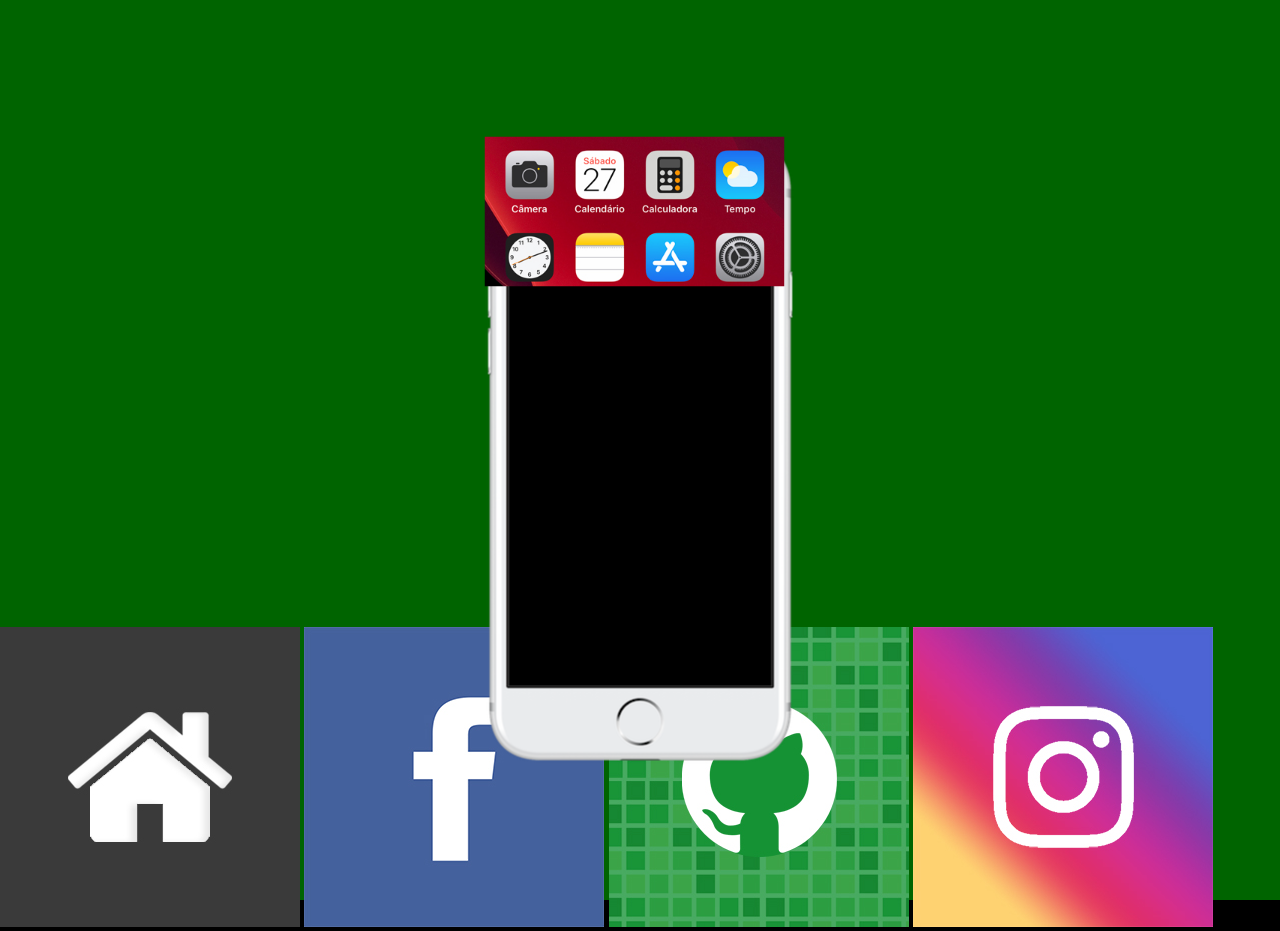
<file: index.html>
<!DOCTYPE html>
<html lang="pt-br">
<head>
    <meta charset="UTF-8">
    <meta name="viewport" content="width=device-width, initial-scale=1.0">
    <link rel="stylesheet" href="./imagens/favicon.ico">
    <link rel="stylesheet" href="./estilos/style.css">
    <title>Redes Sociais</title>
</head>
<body>
    <main>
        <section id="telefone">
            <iframe src="home.html" frameborder="0" name="tela" id="tela">Seu navegador não é compatível com esse recurso </iframe>
        </section>

        <section id="redes-sociais">
            <a href="home.html" target=tela><img src="imagens/logo-home.jpg" alt="logo-home"></a>
            <a href="facebook.html" target="tela"><img src="imagens/logo-facebook.jpg" alt="logo-facebook"></a>
            <a href="github.html" target="tela"><img src="imagens/logo-github.jpg" alt="logo-github"></a>
            <a href="instagram.html" target="tela"><img src="imagens/logo-instagram.jpg" alt="logo-instagram"></a>
        </section>
    </main>
    
</body>
</html>
</file>
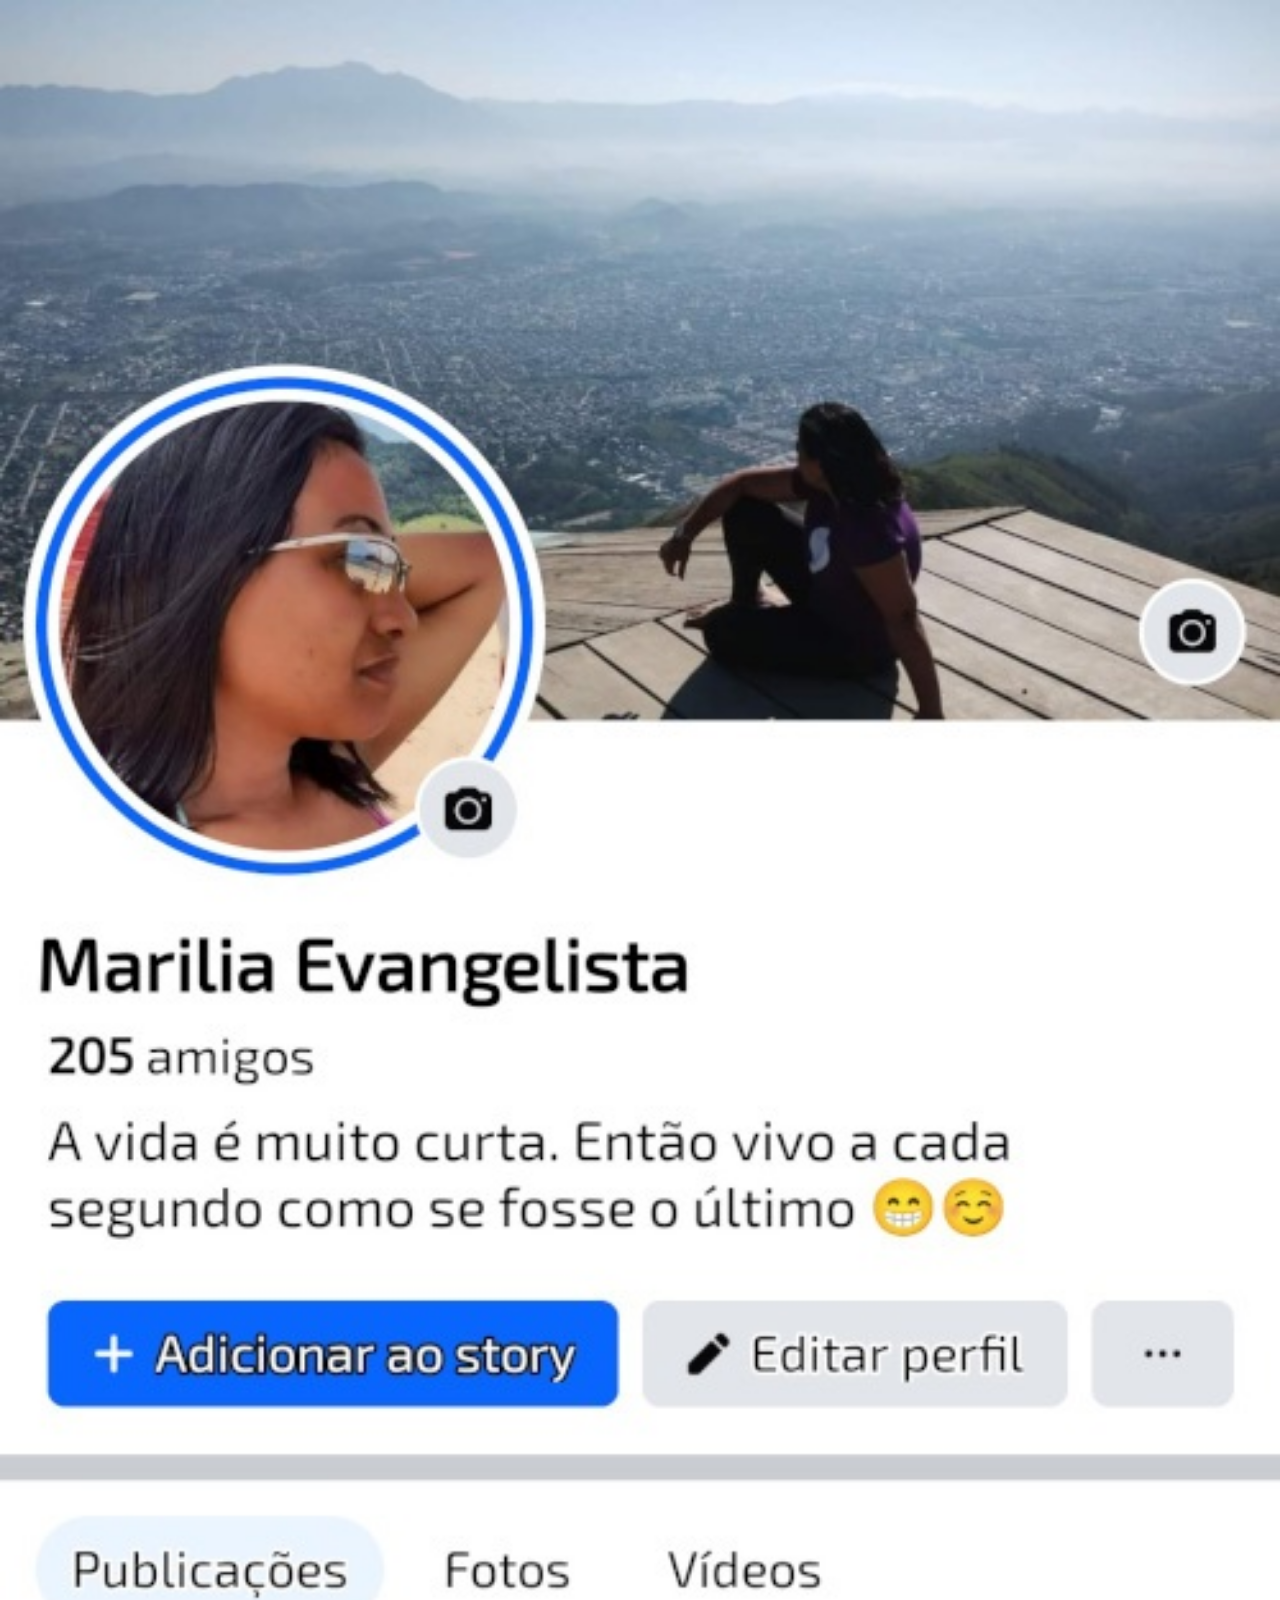
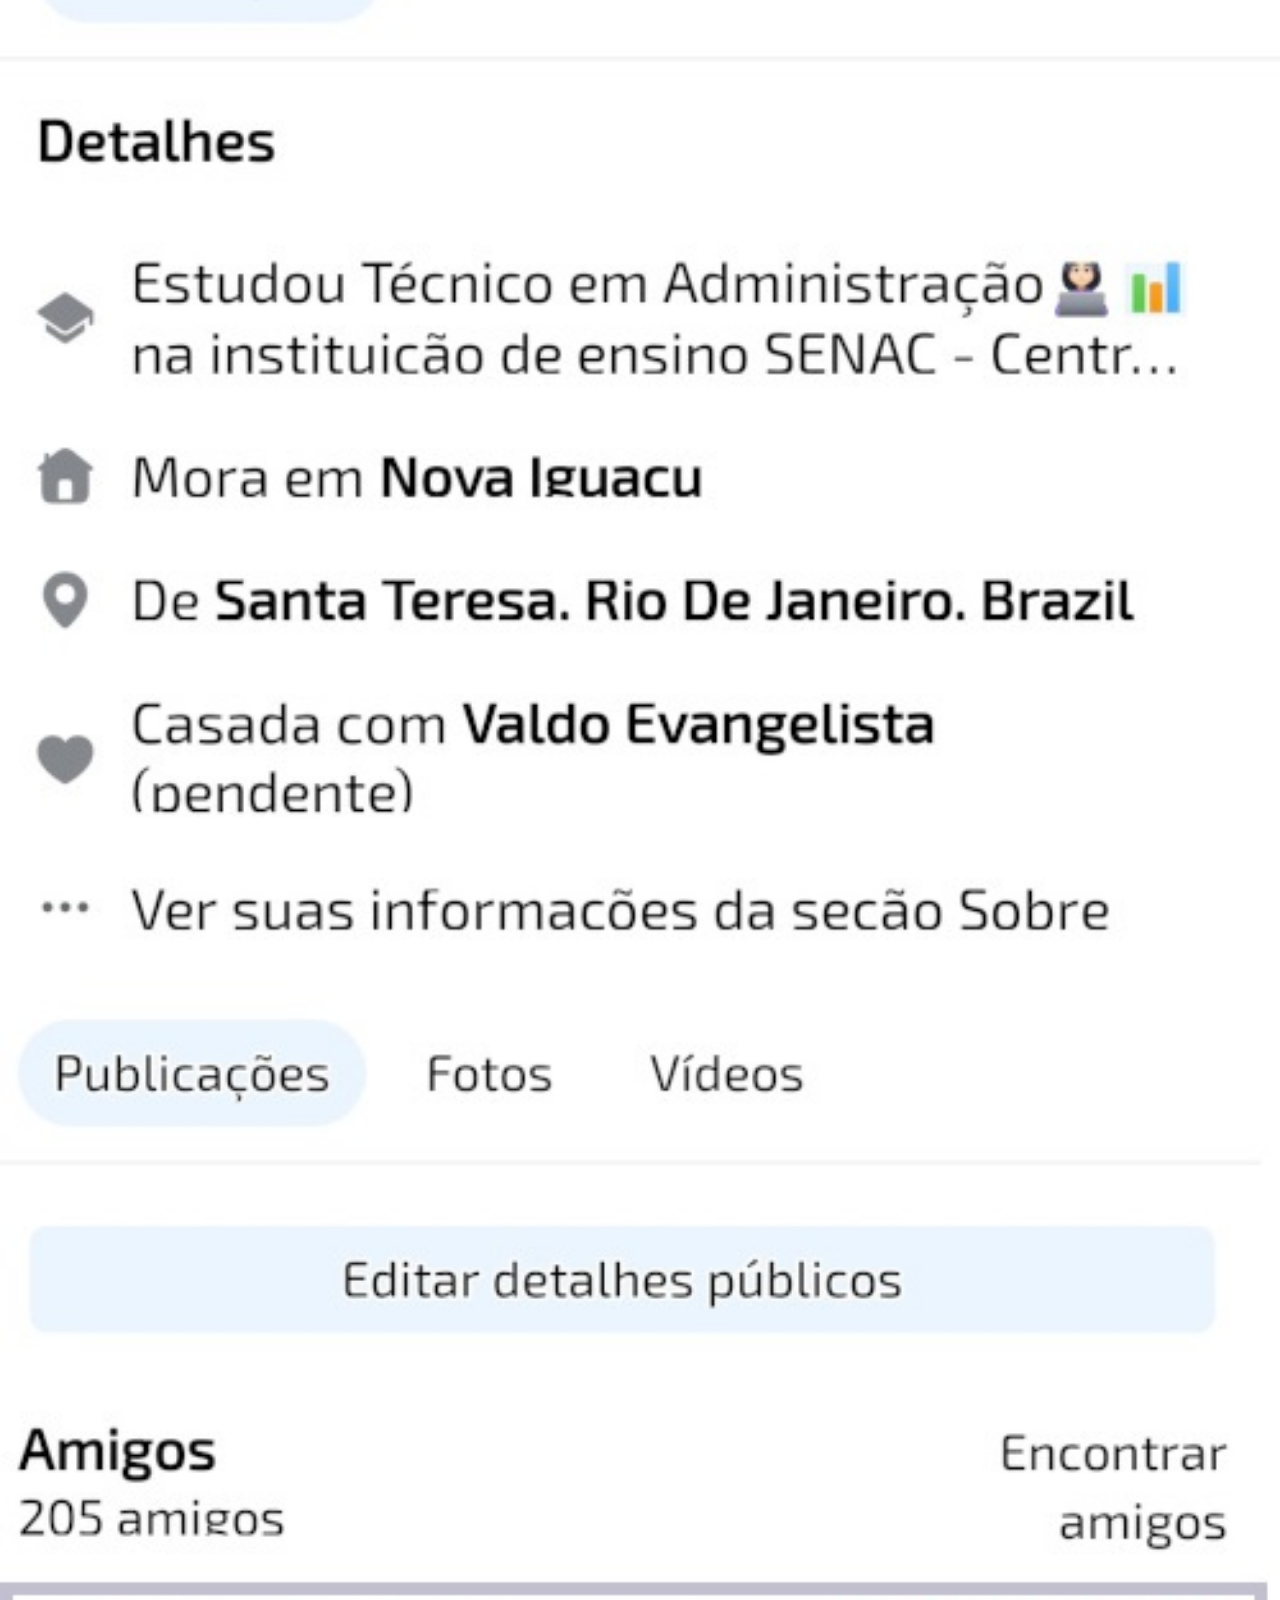
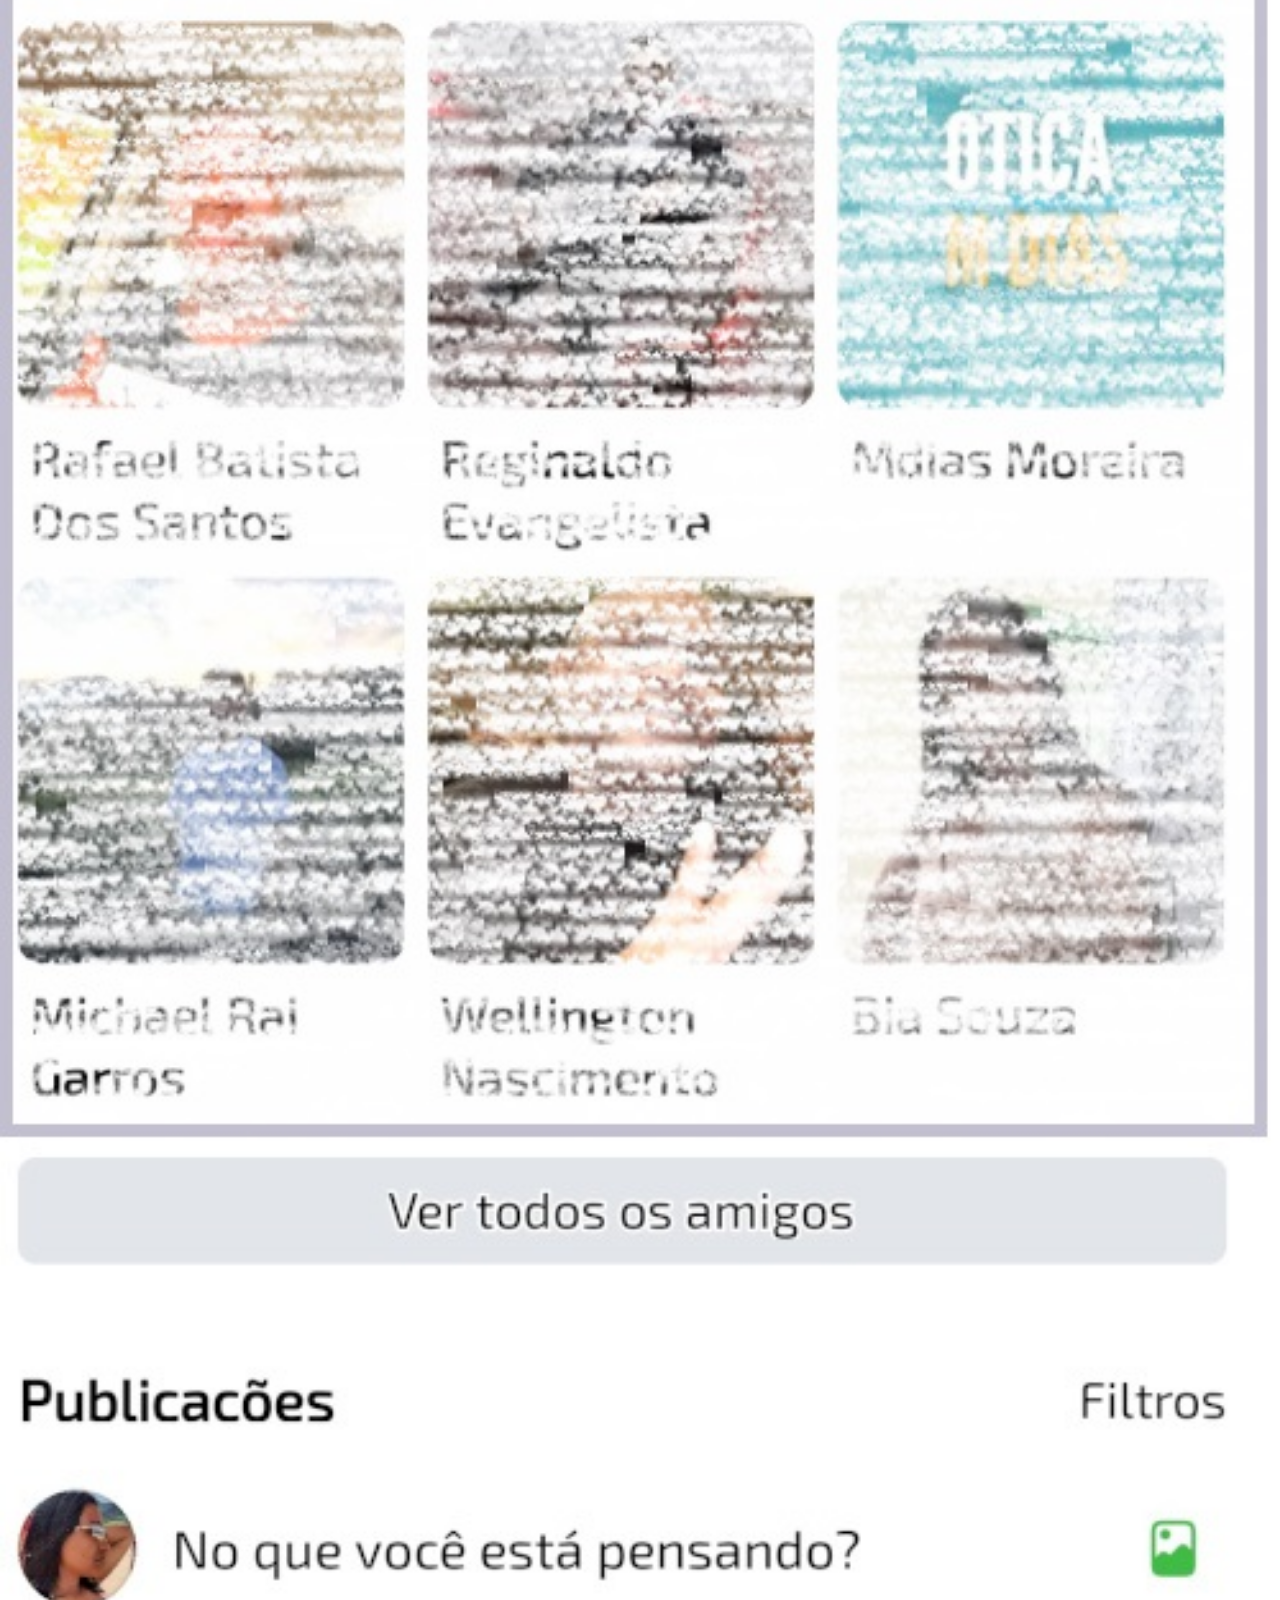
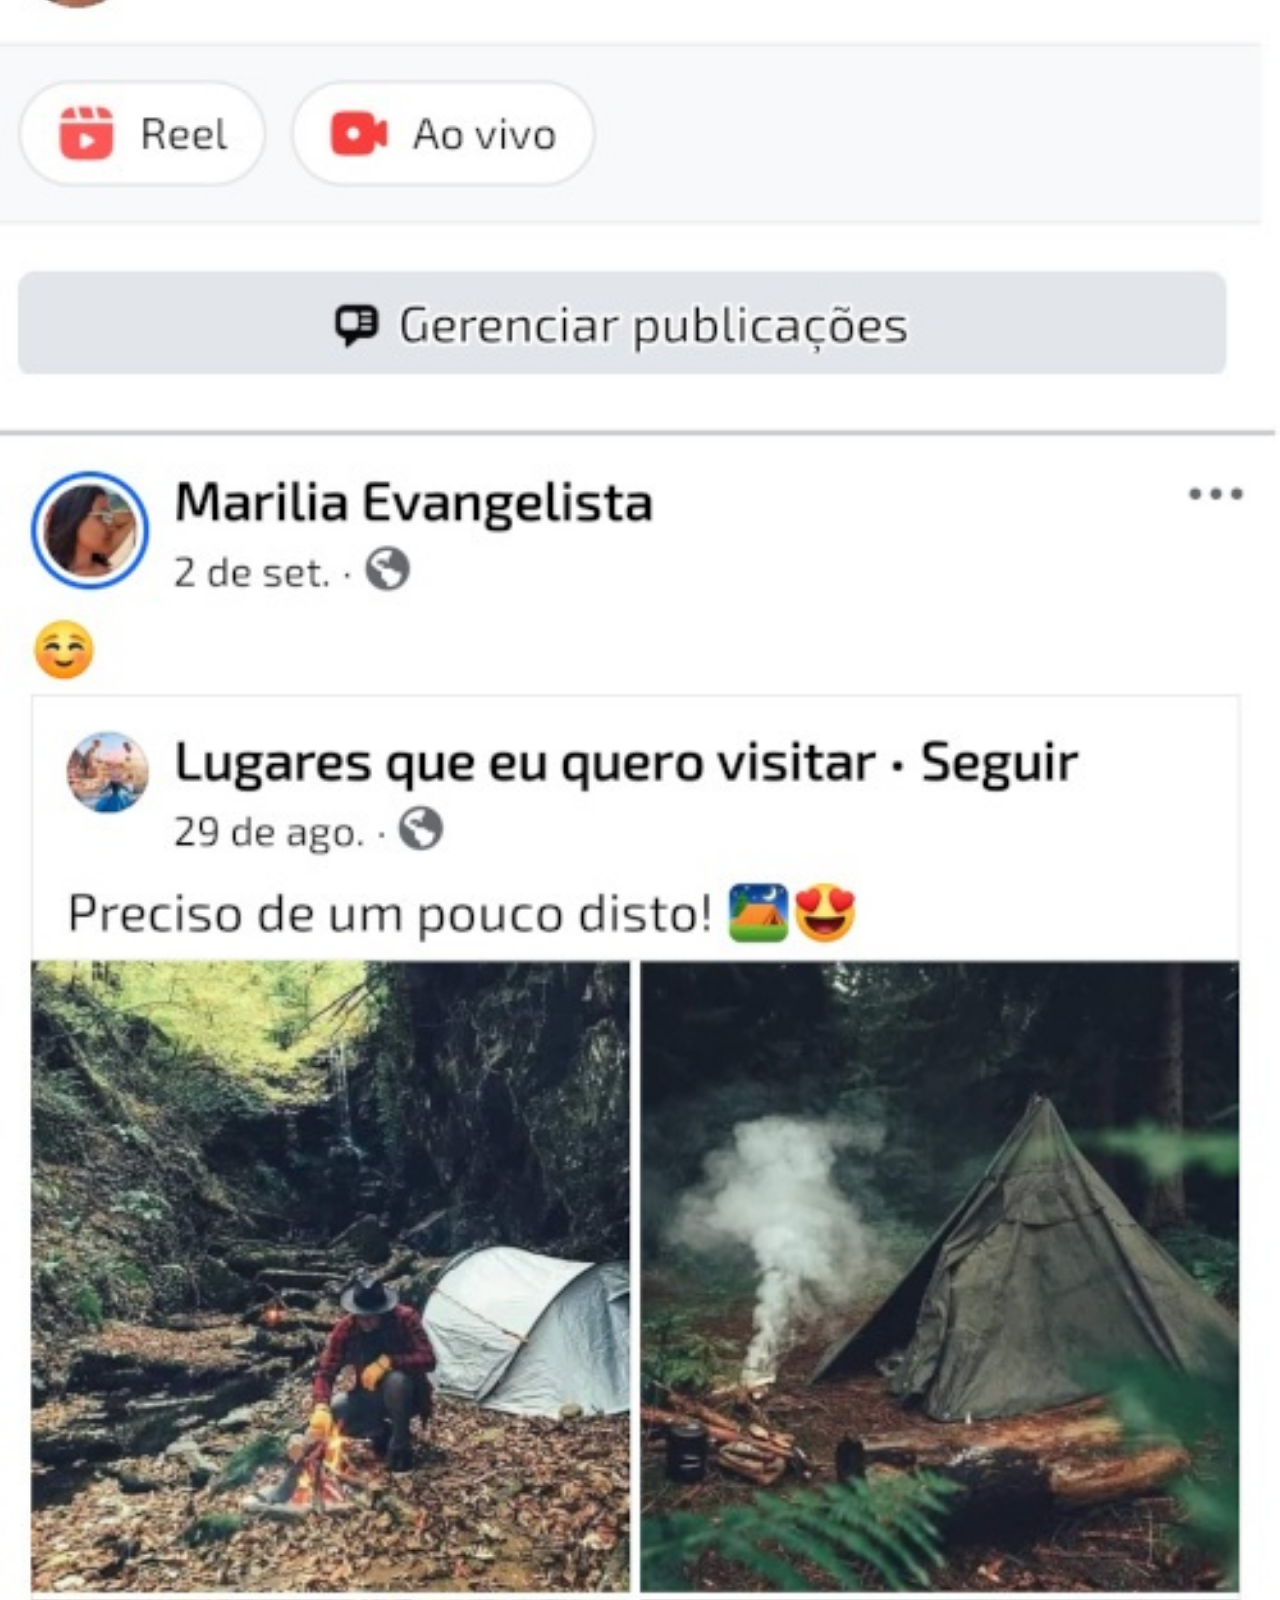
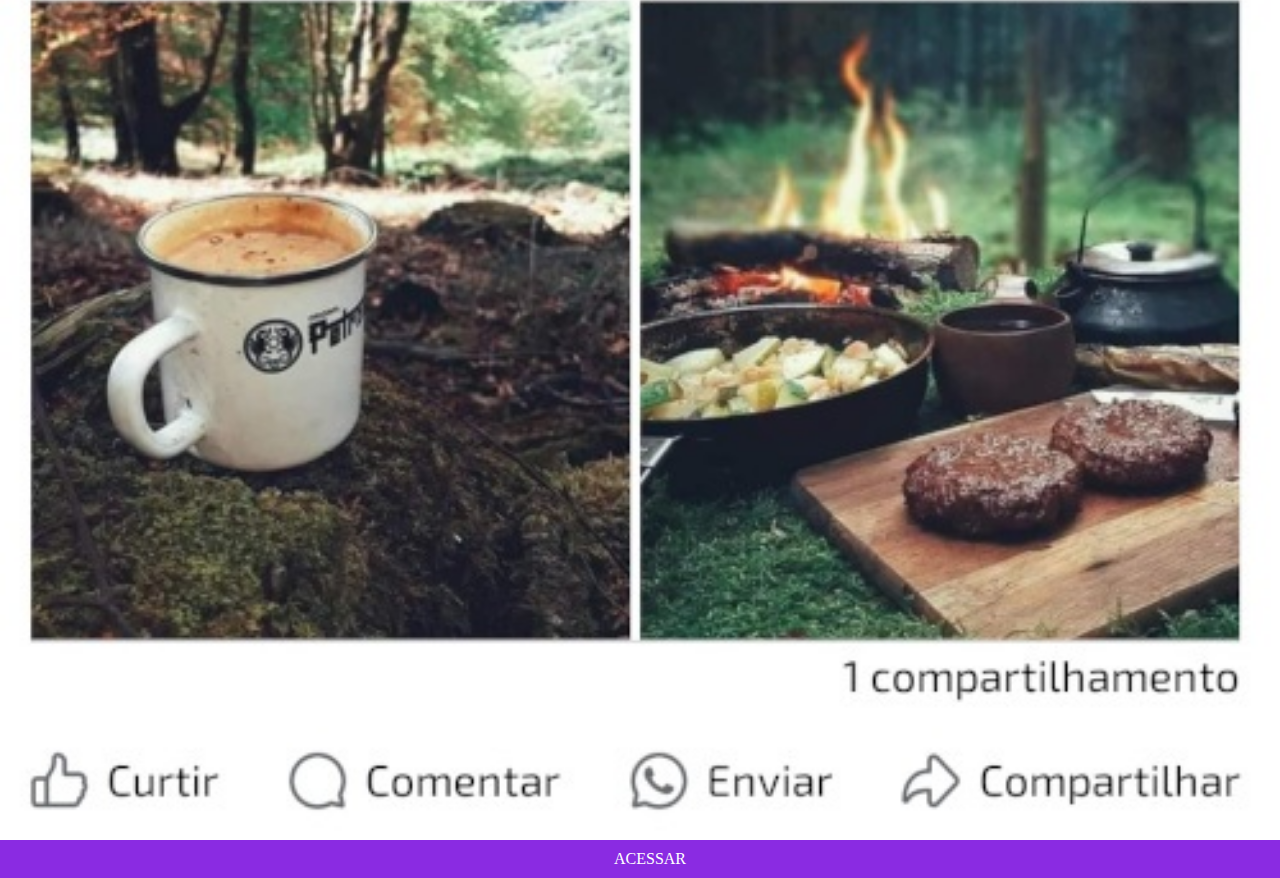
<file: facebook.html>
<!DOCTYPE html>
<html lang="pt-br">
<head>
    <meta charset="UTF-8">
    <meta name="viewport" content="width=device-width, initial-scale=1.0">
    <title>Tela do Facebook</title>
    <link rel="stylesheet" href="./estilos/sociais.css">
</head>
<body>
    <img src="imagens/tela-facebook.jpg.jpg " alt="tela do facebook"><a href="https://www.facebook.com/profile.php?id=100090623363107" target="_blank">ACESSAR</a>
</body>
</html>
</file>
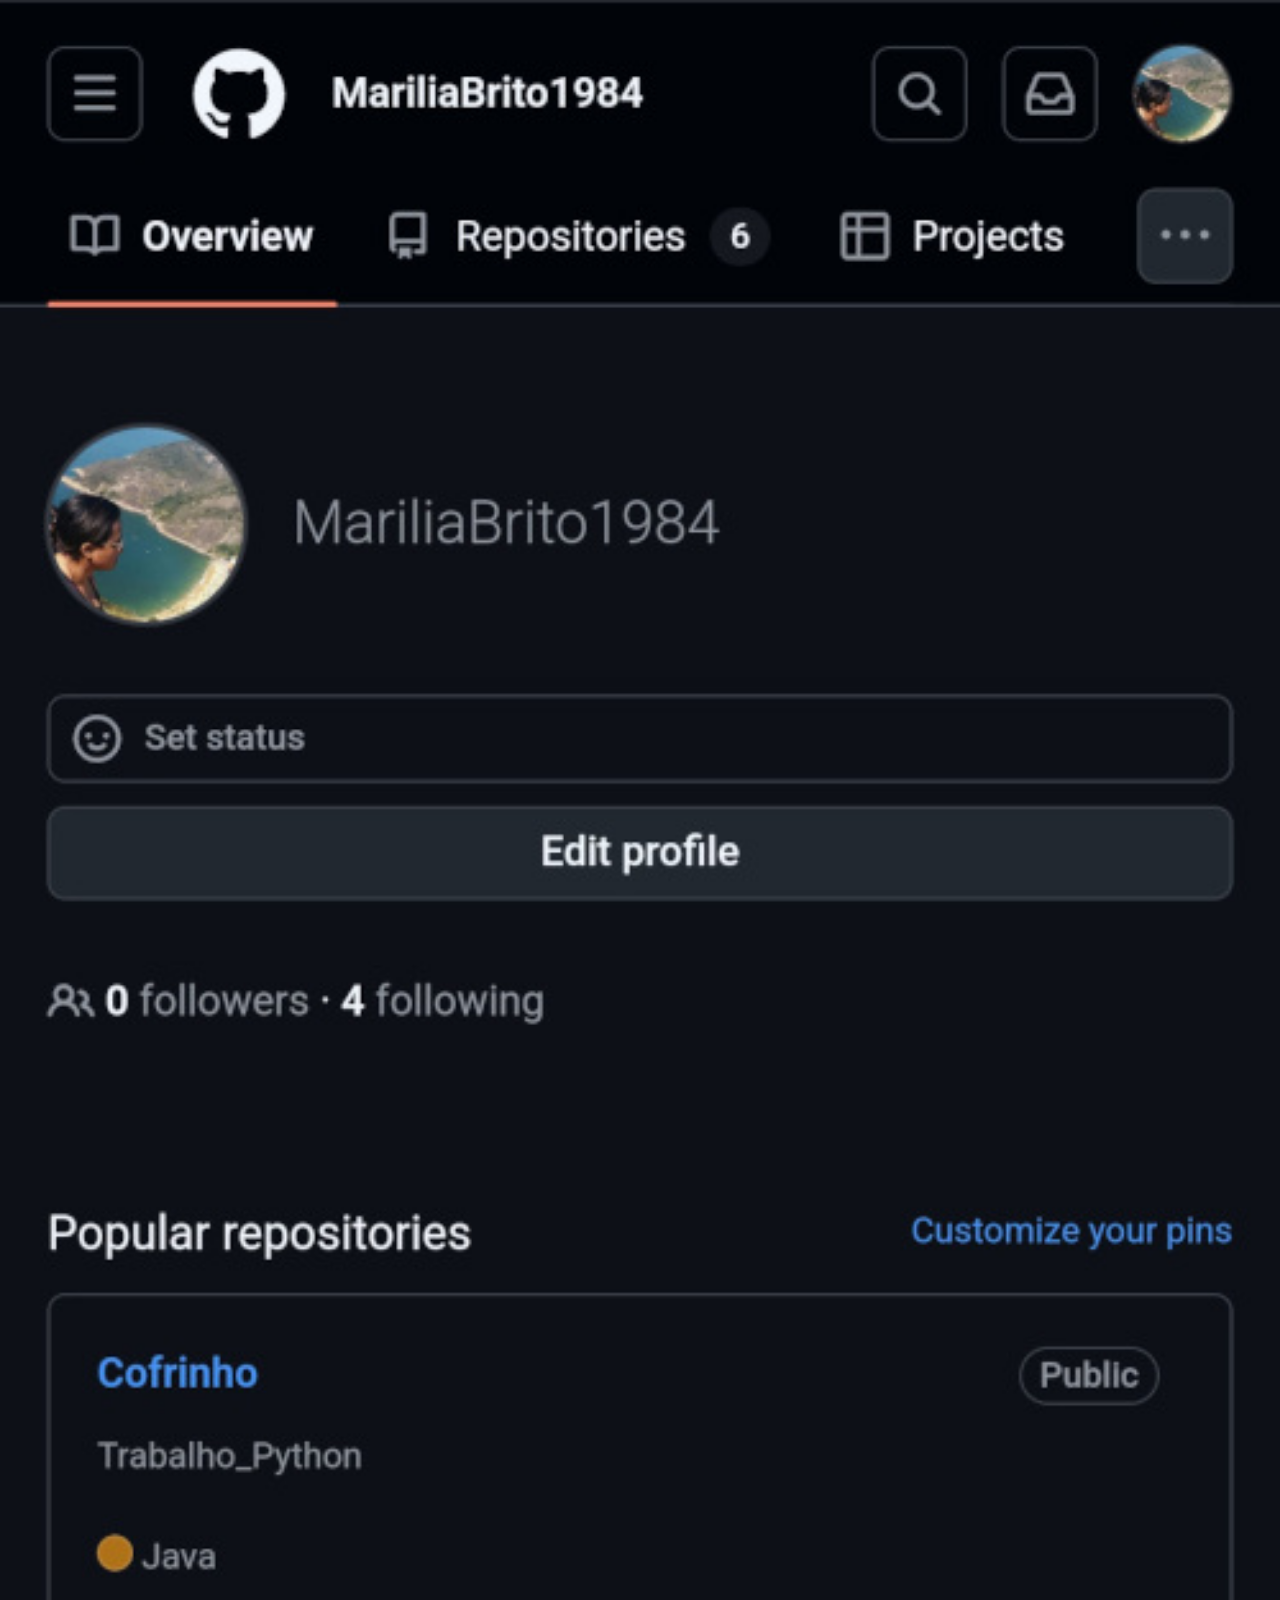
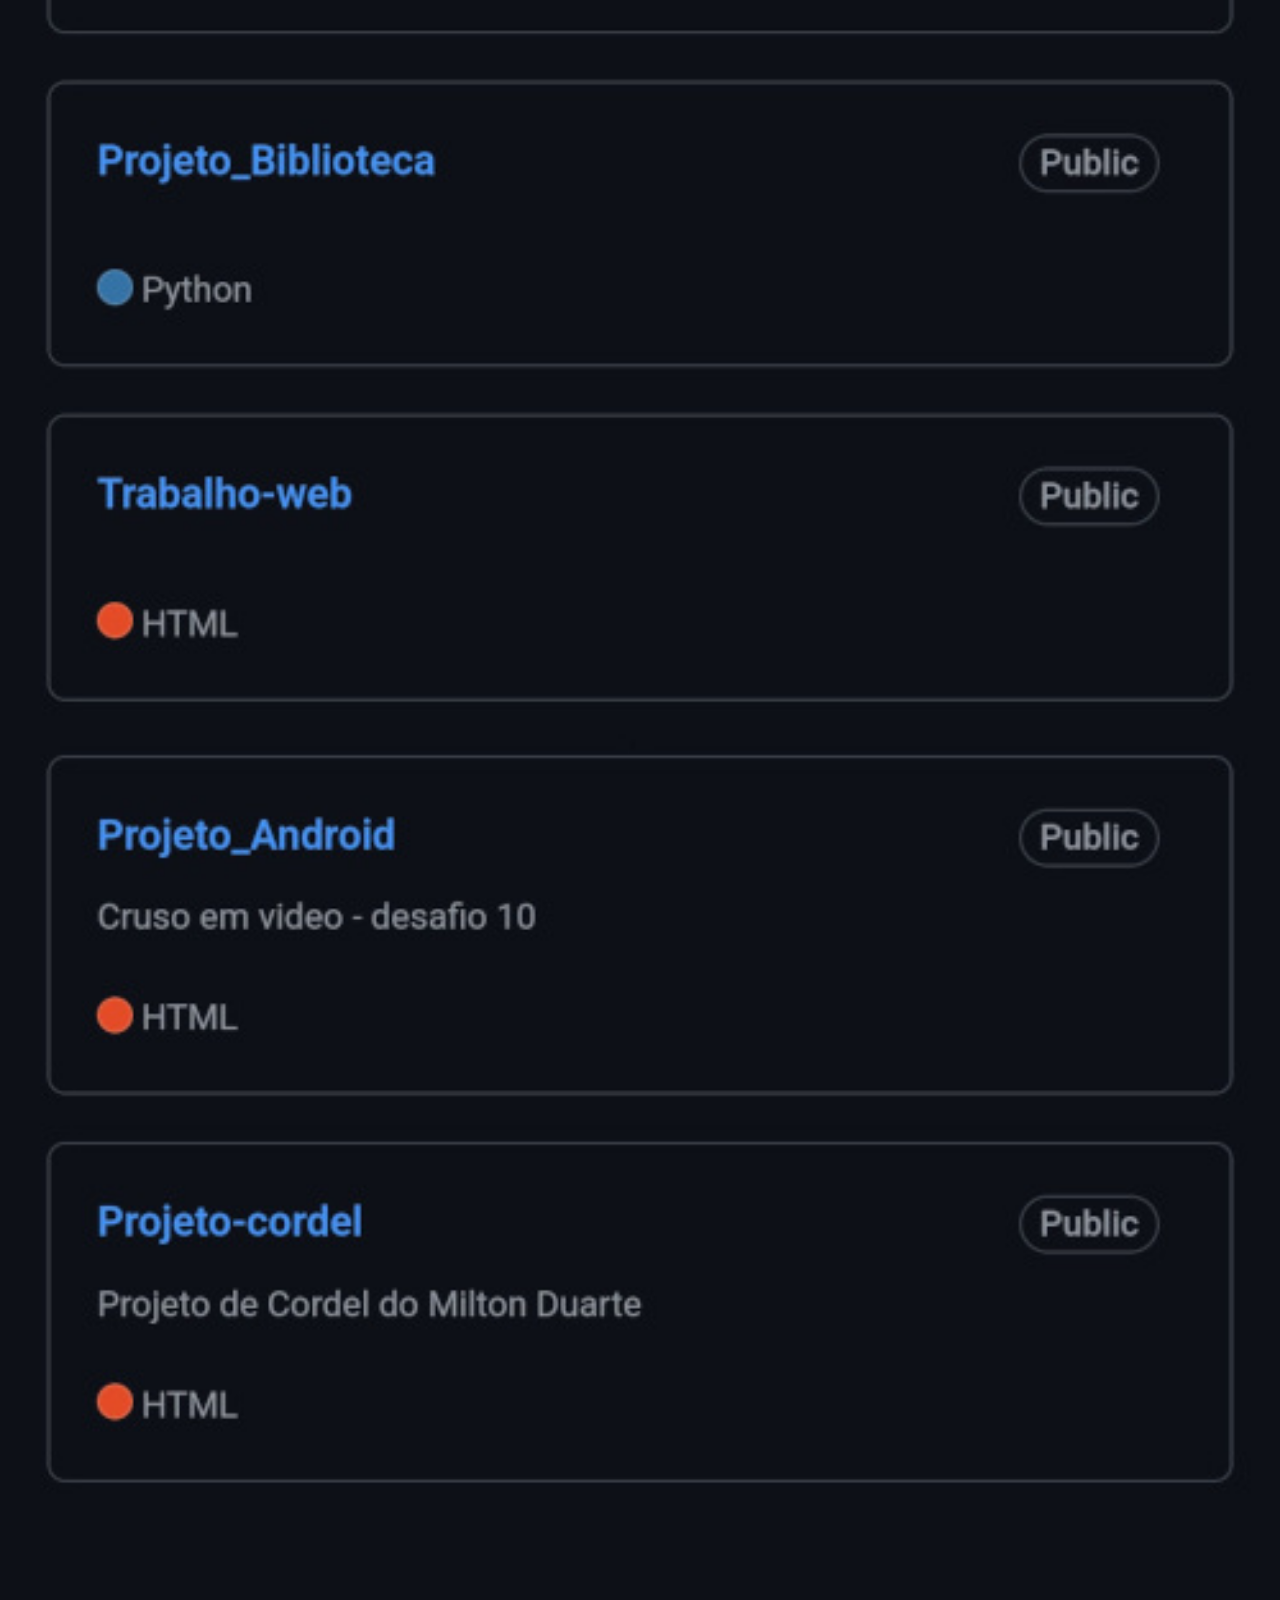
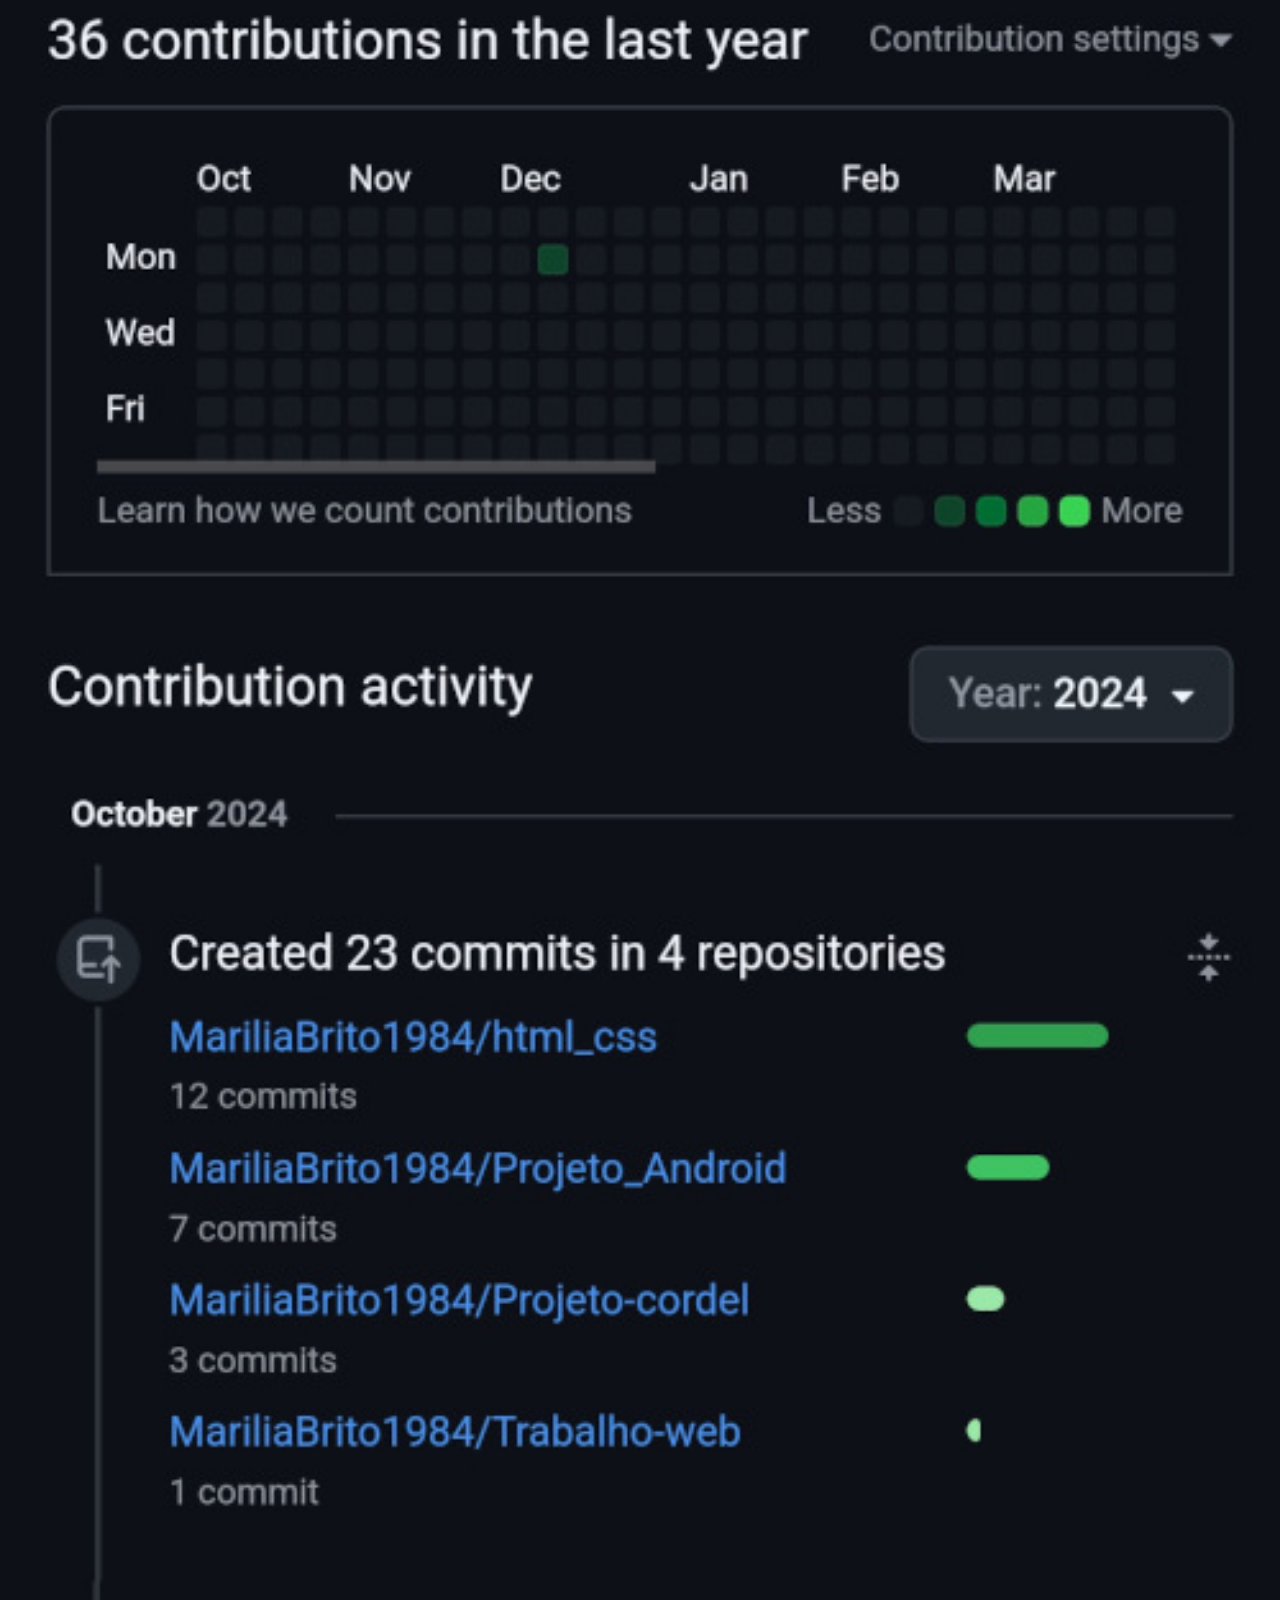
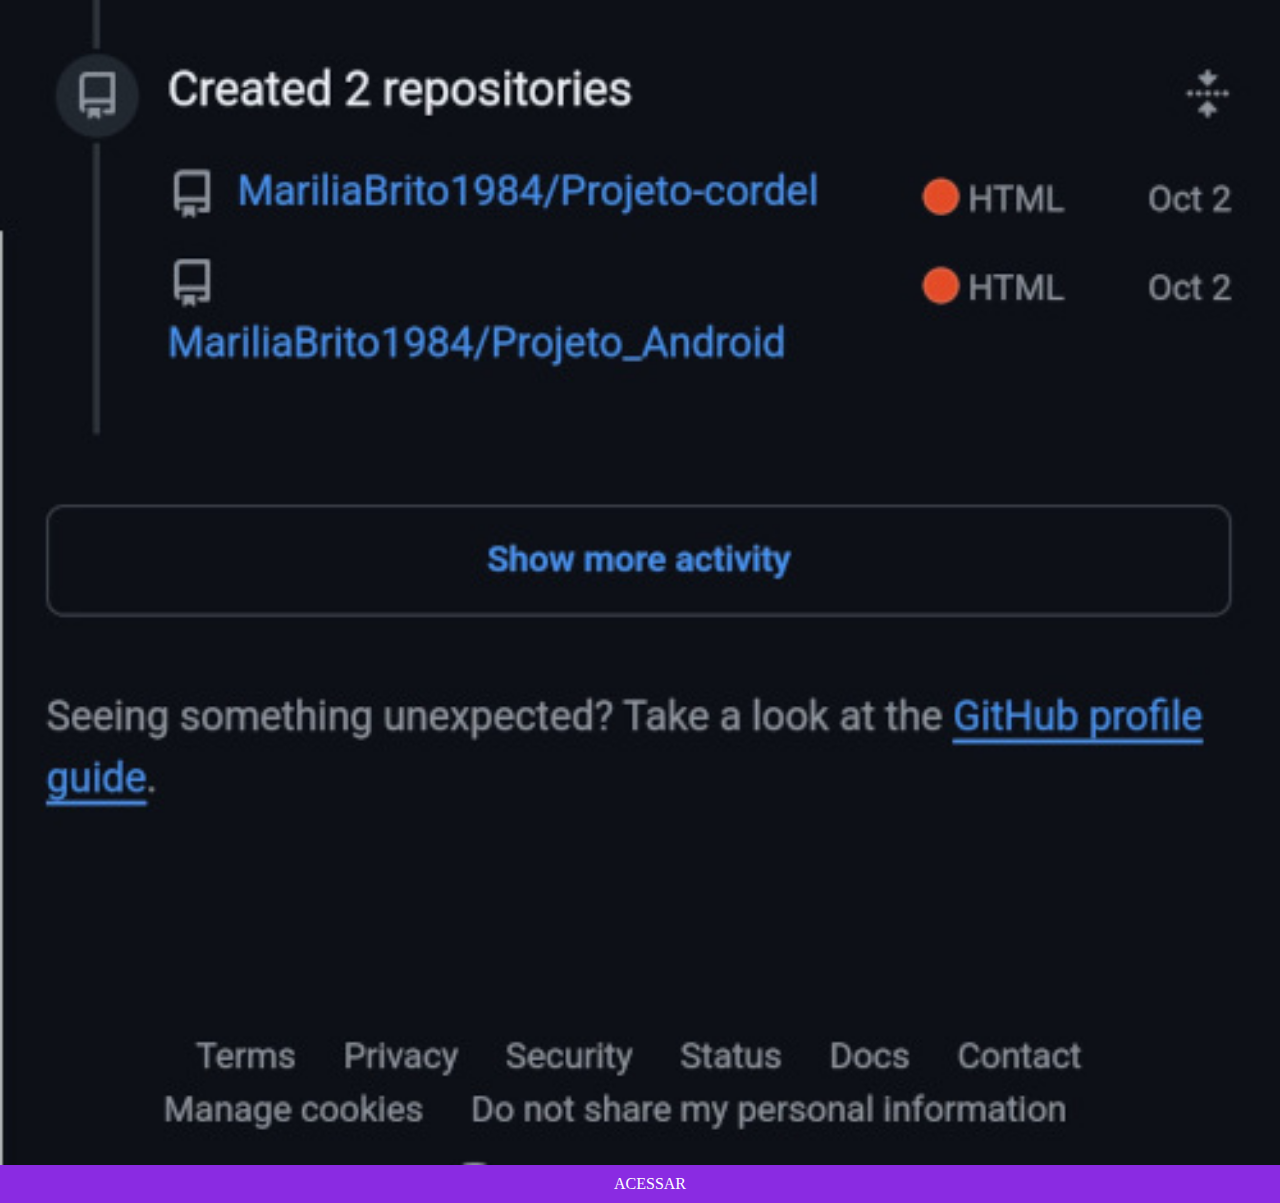
<file: github.html>
<!DOCTYPE html>
<html lang="pt-br">
<head>
    <meta charset="UTF-8">
    <meta name="viewport" content="width=device-width, initial-scale=1.0">
    <title>Tela do Facebook</title>
    <link rel="stylesheet" href="./estilos/sociais.css">
</head>
<body>
    <img src="imagens/tela-github.jpg.jpg" alt="tela do github"><a href="https://github.com/MariliaBrito1984" target="_blank">ACESSAR</a>
</body>
</html>
</file>
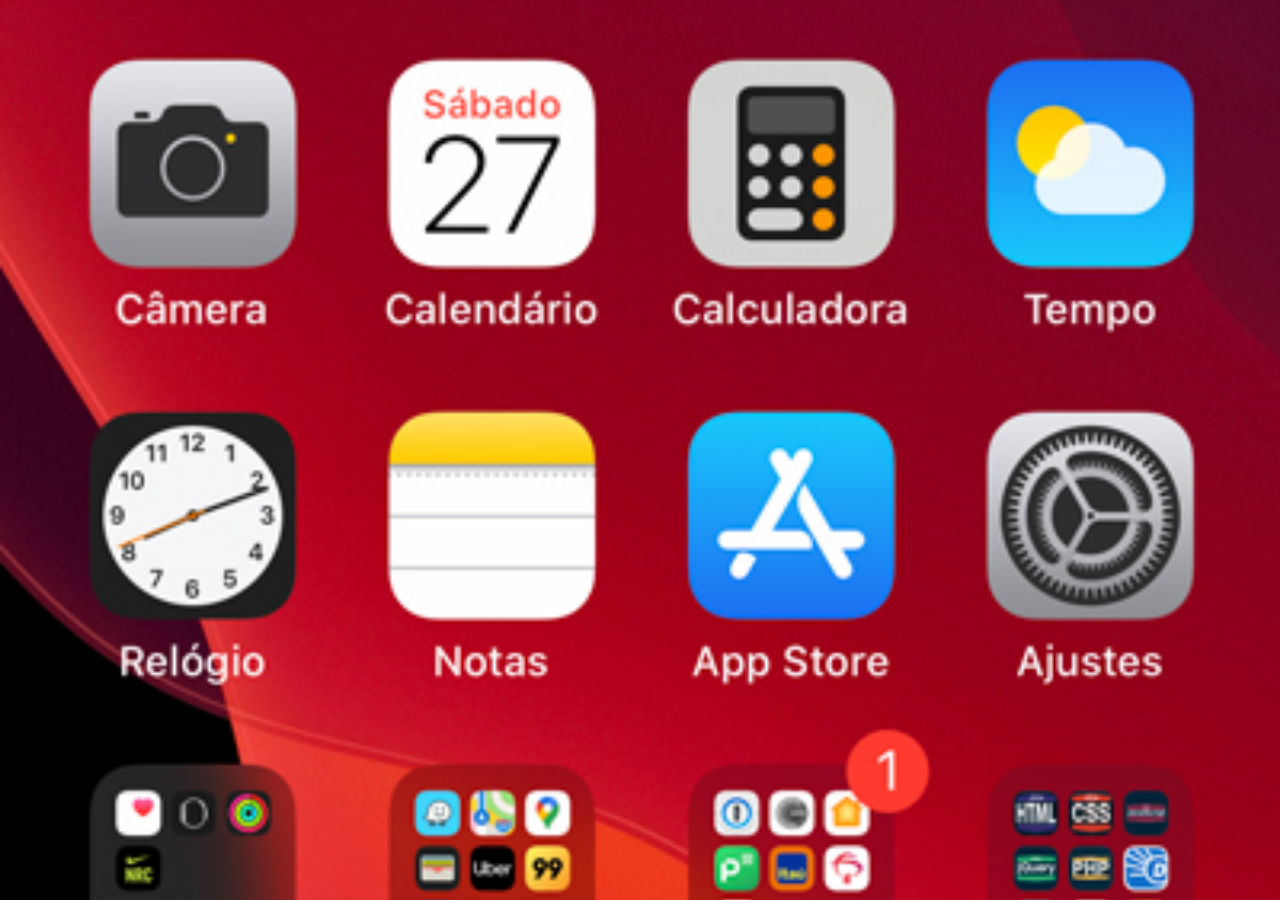
<file: home.html>
<!DOCTYPE html>
<html lang="pt-br">
<head>
    <meta charset="UTF-8">
    <meta name="viewport" content="width=device-width, initial-scale=1.0">
    <title>Tela Home</title>
    <style>
        *{
           margin: 0px;
           padding: 0px; 
        }

        body{
            background: url("imagens/tela-home.jpg") no-repeat top center;
            background-size: cover;
        }
    </style>
</head>
<body>    
</body>
</html>
</file>
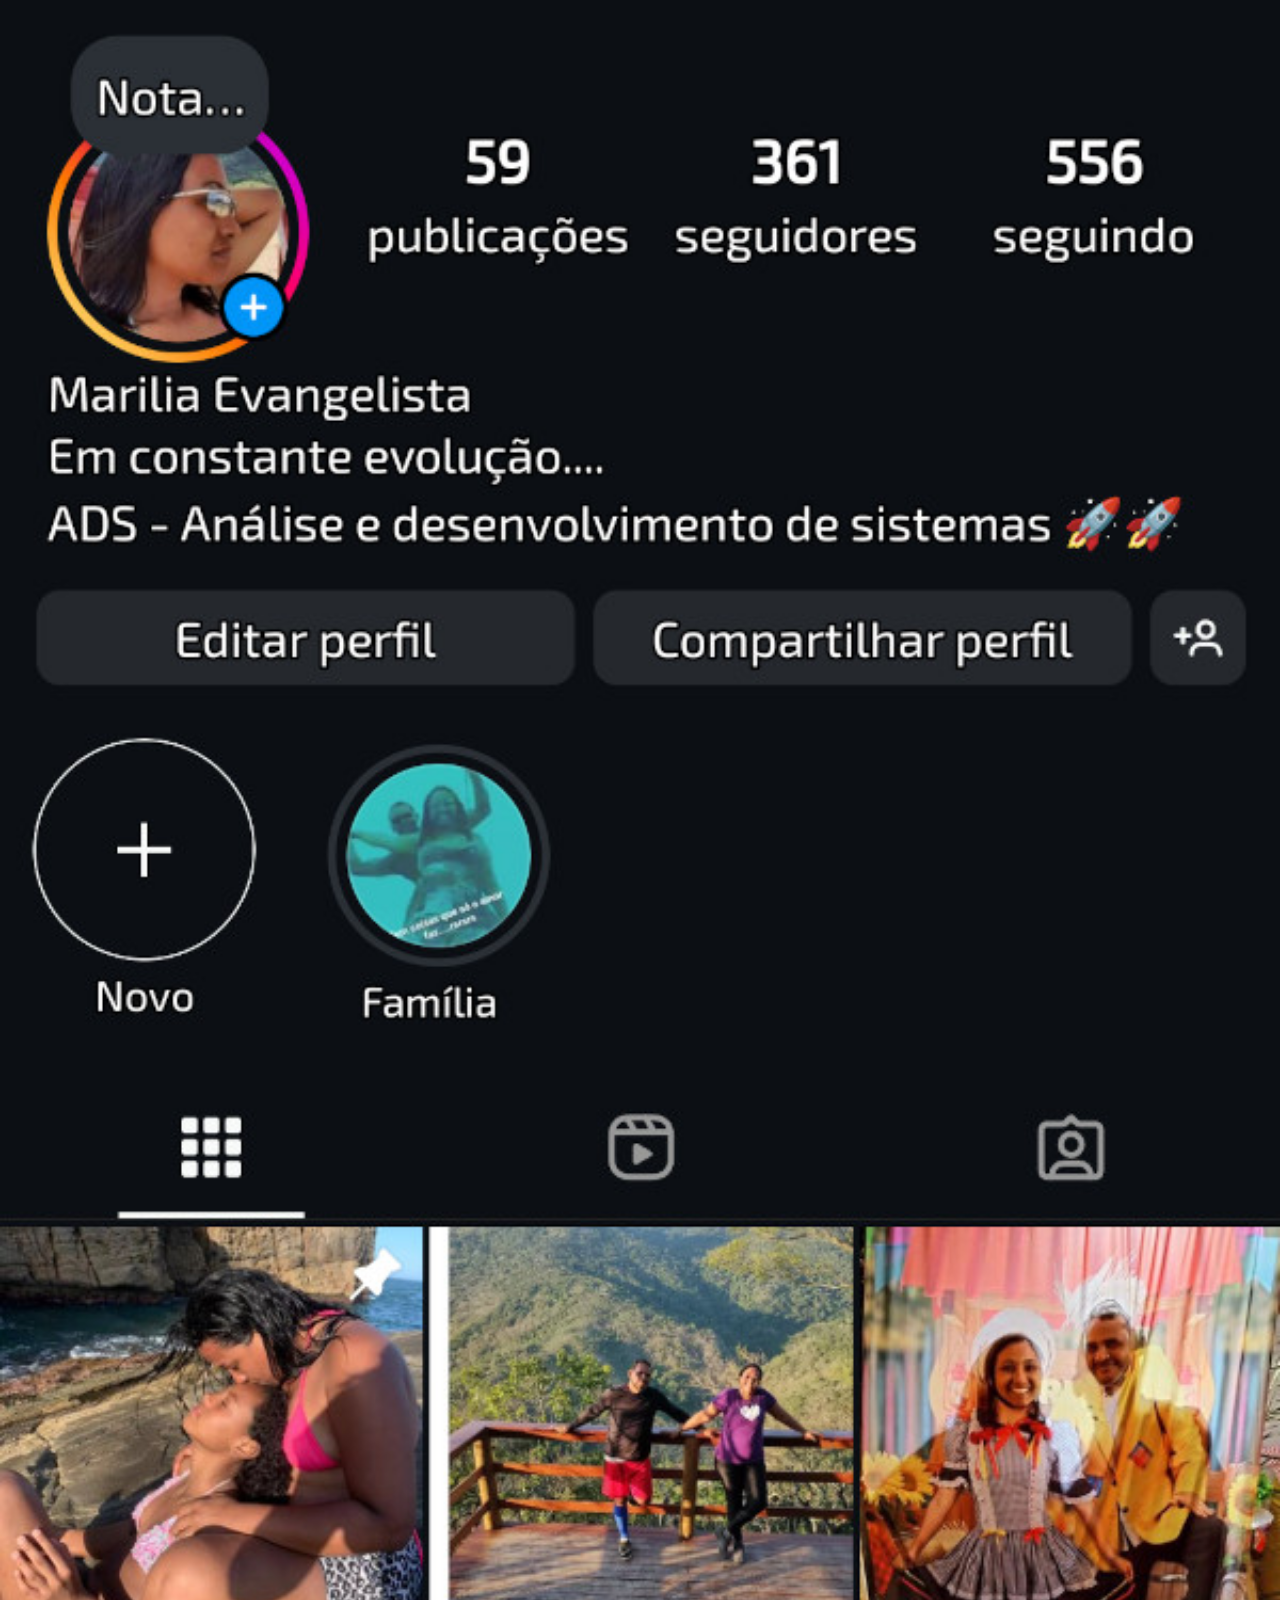
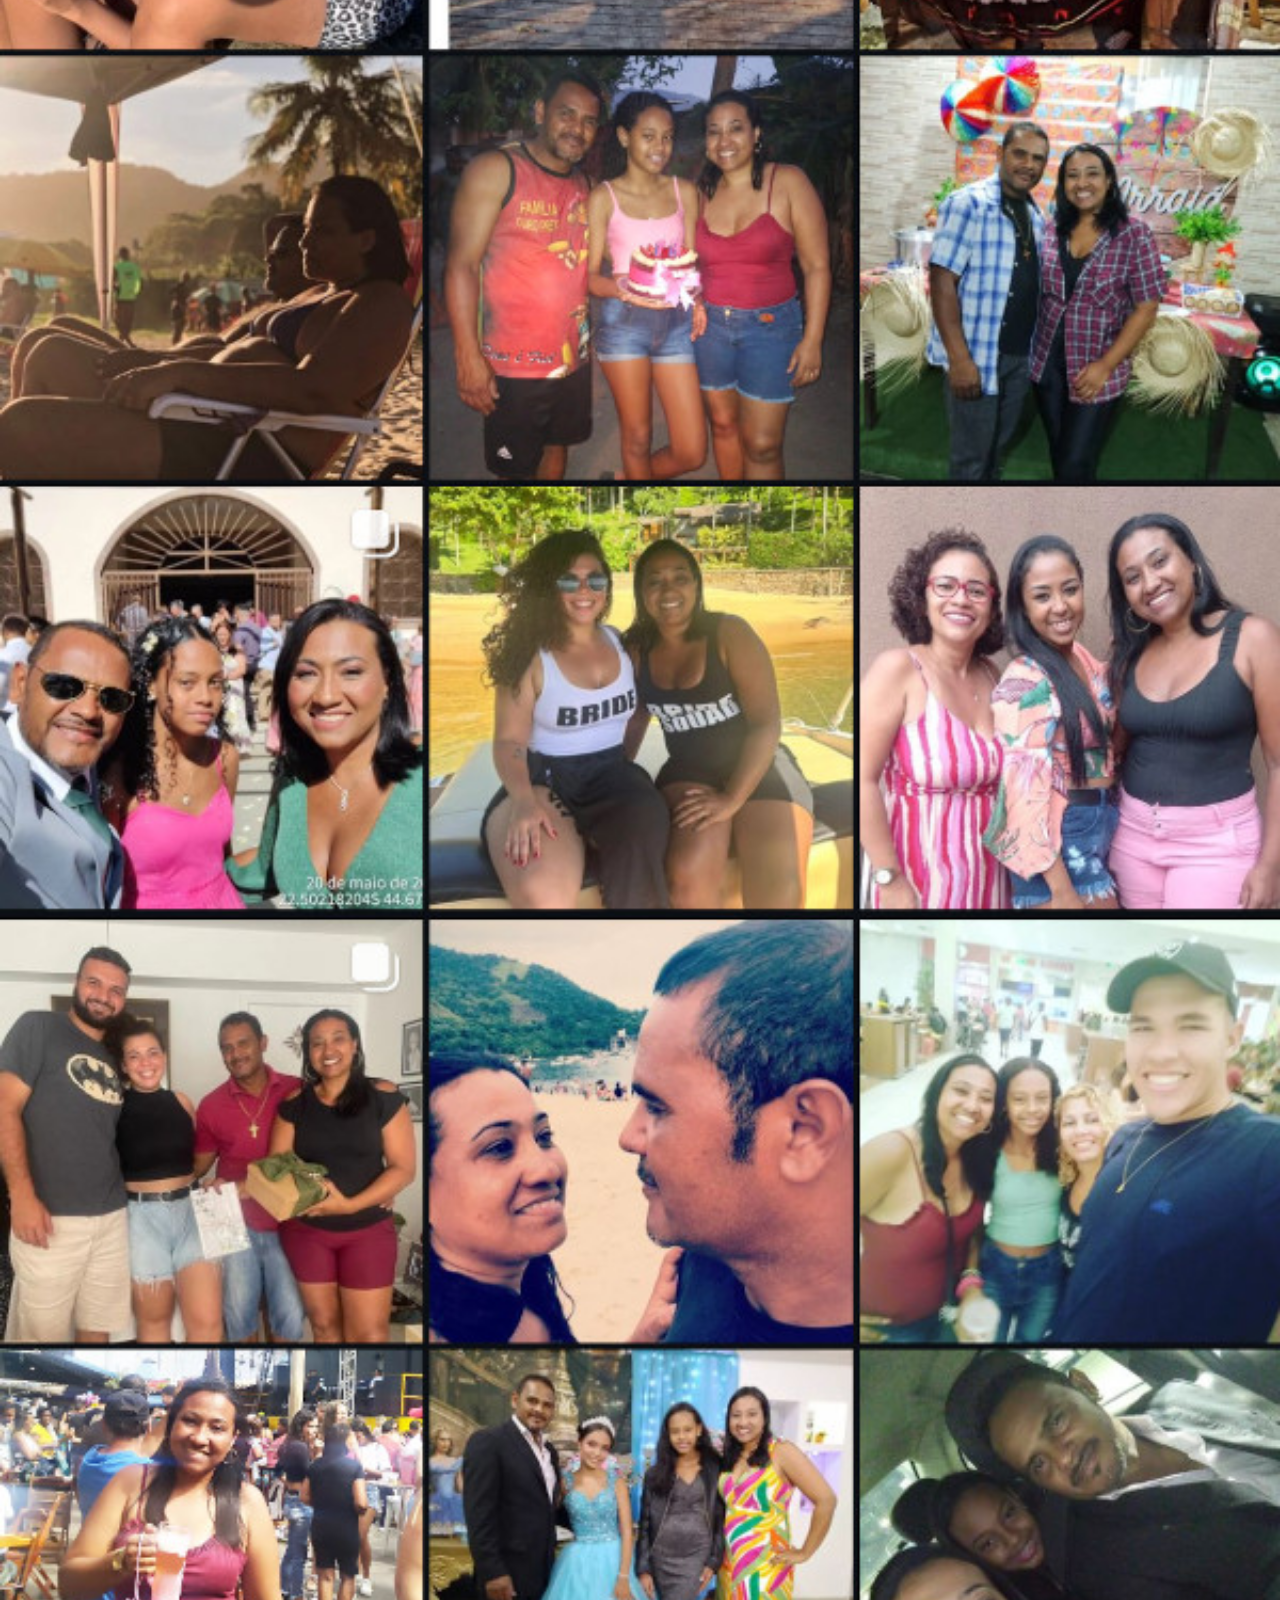
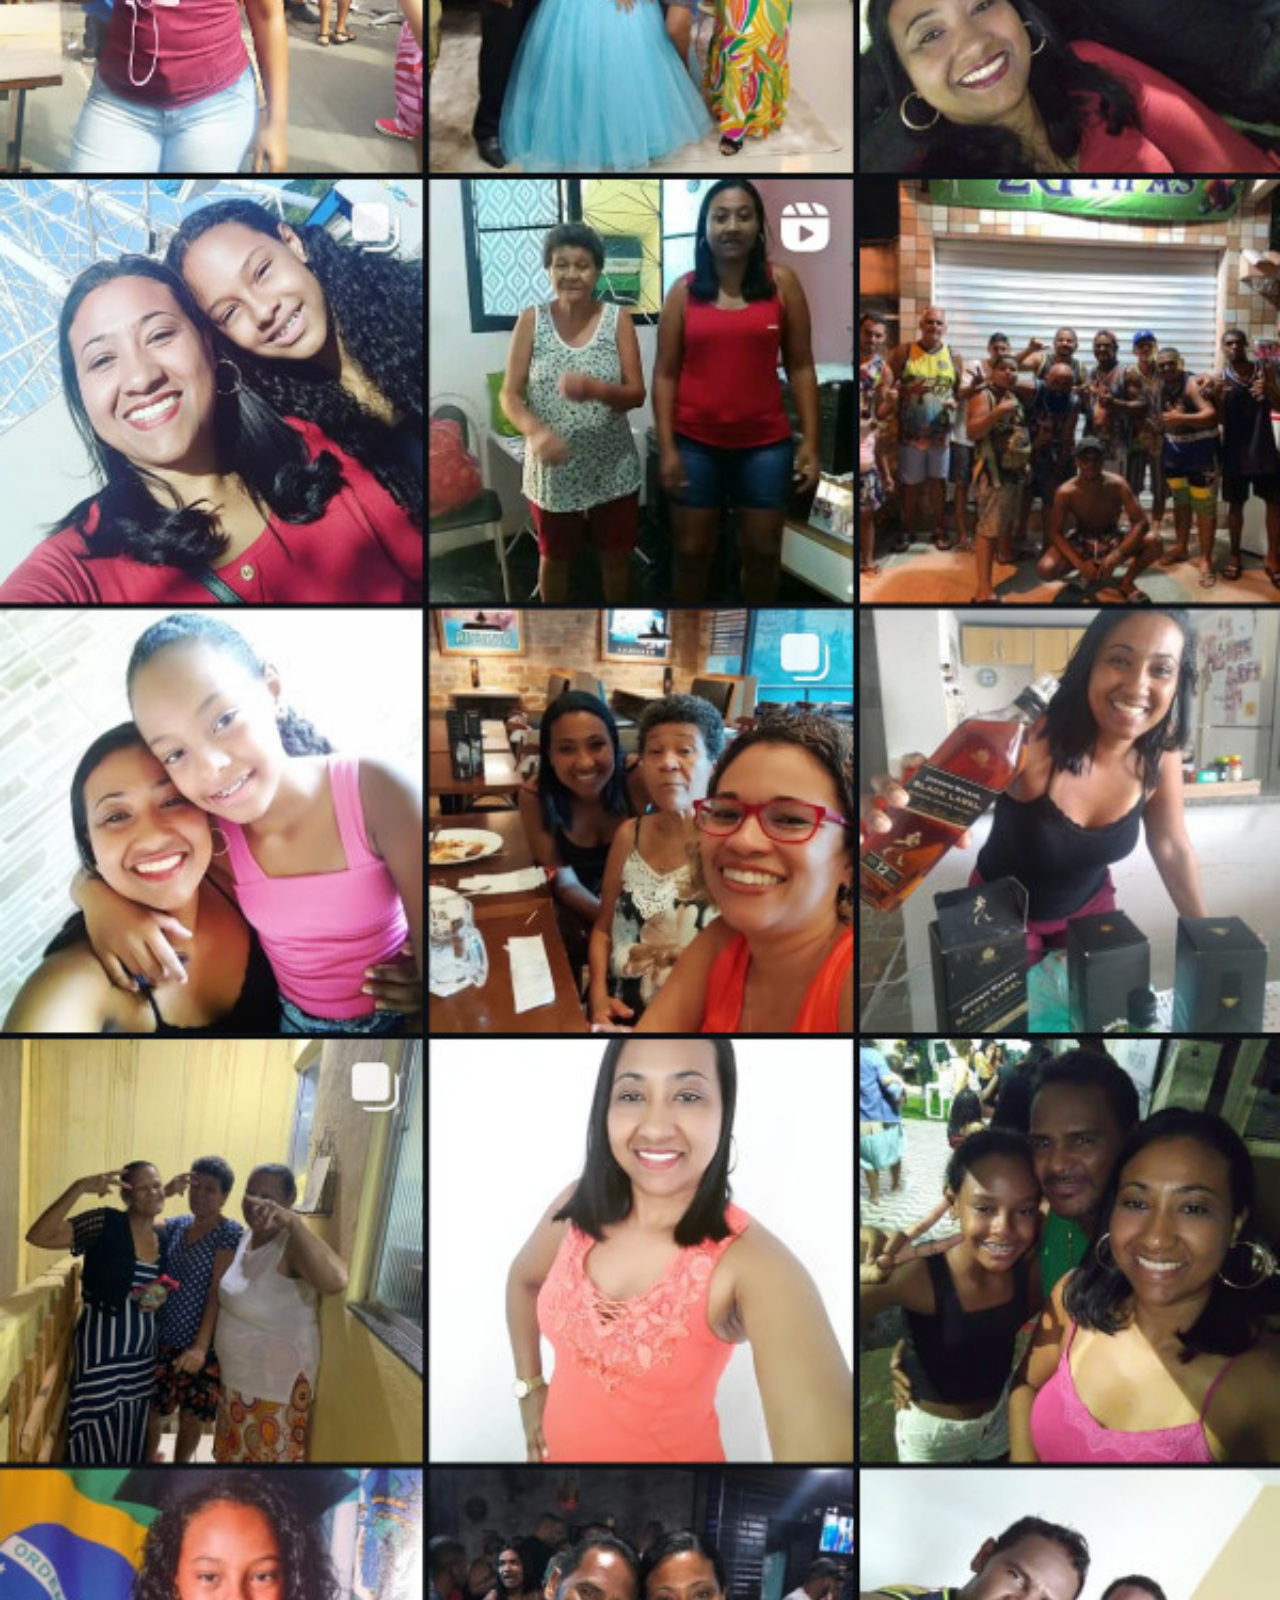
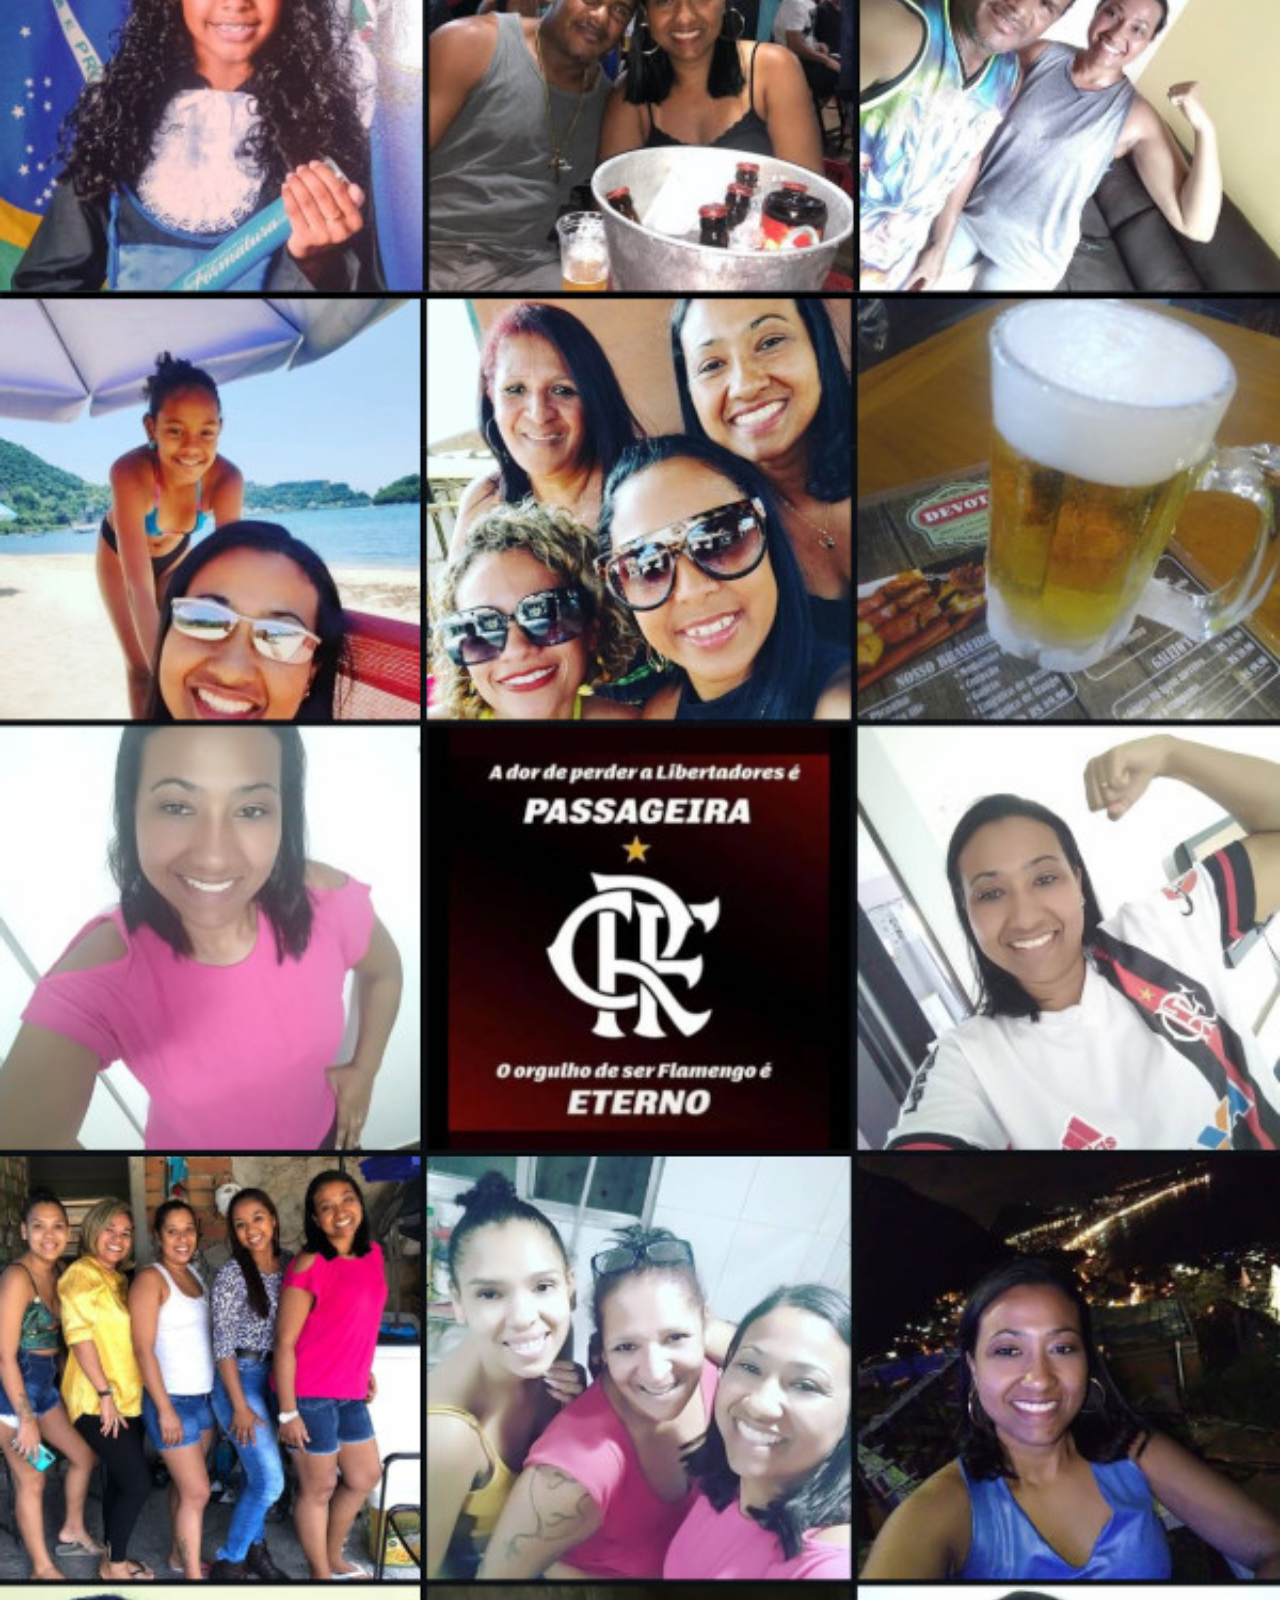
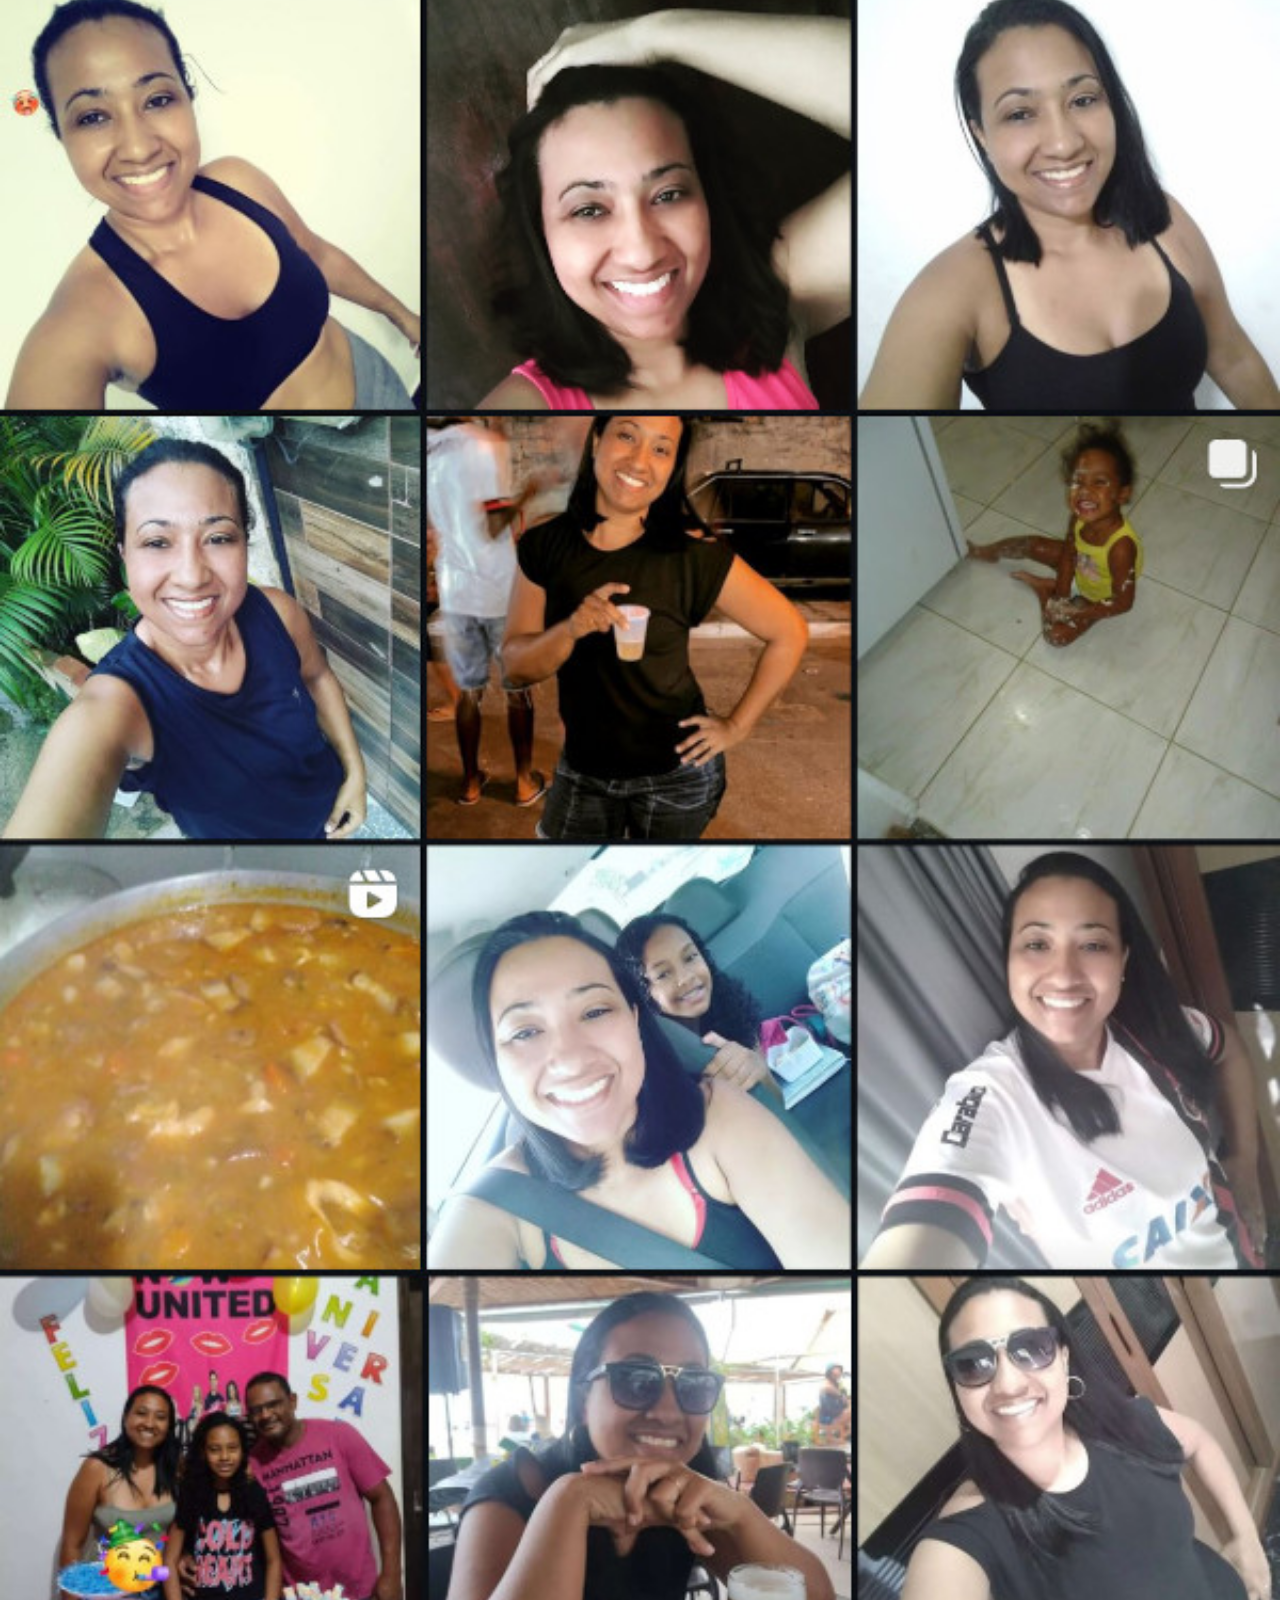
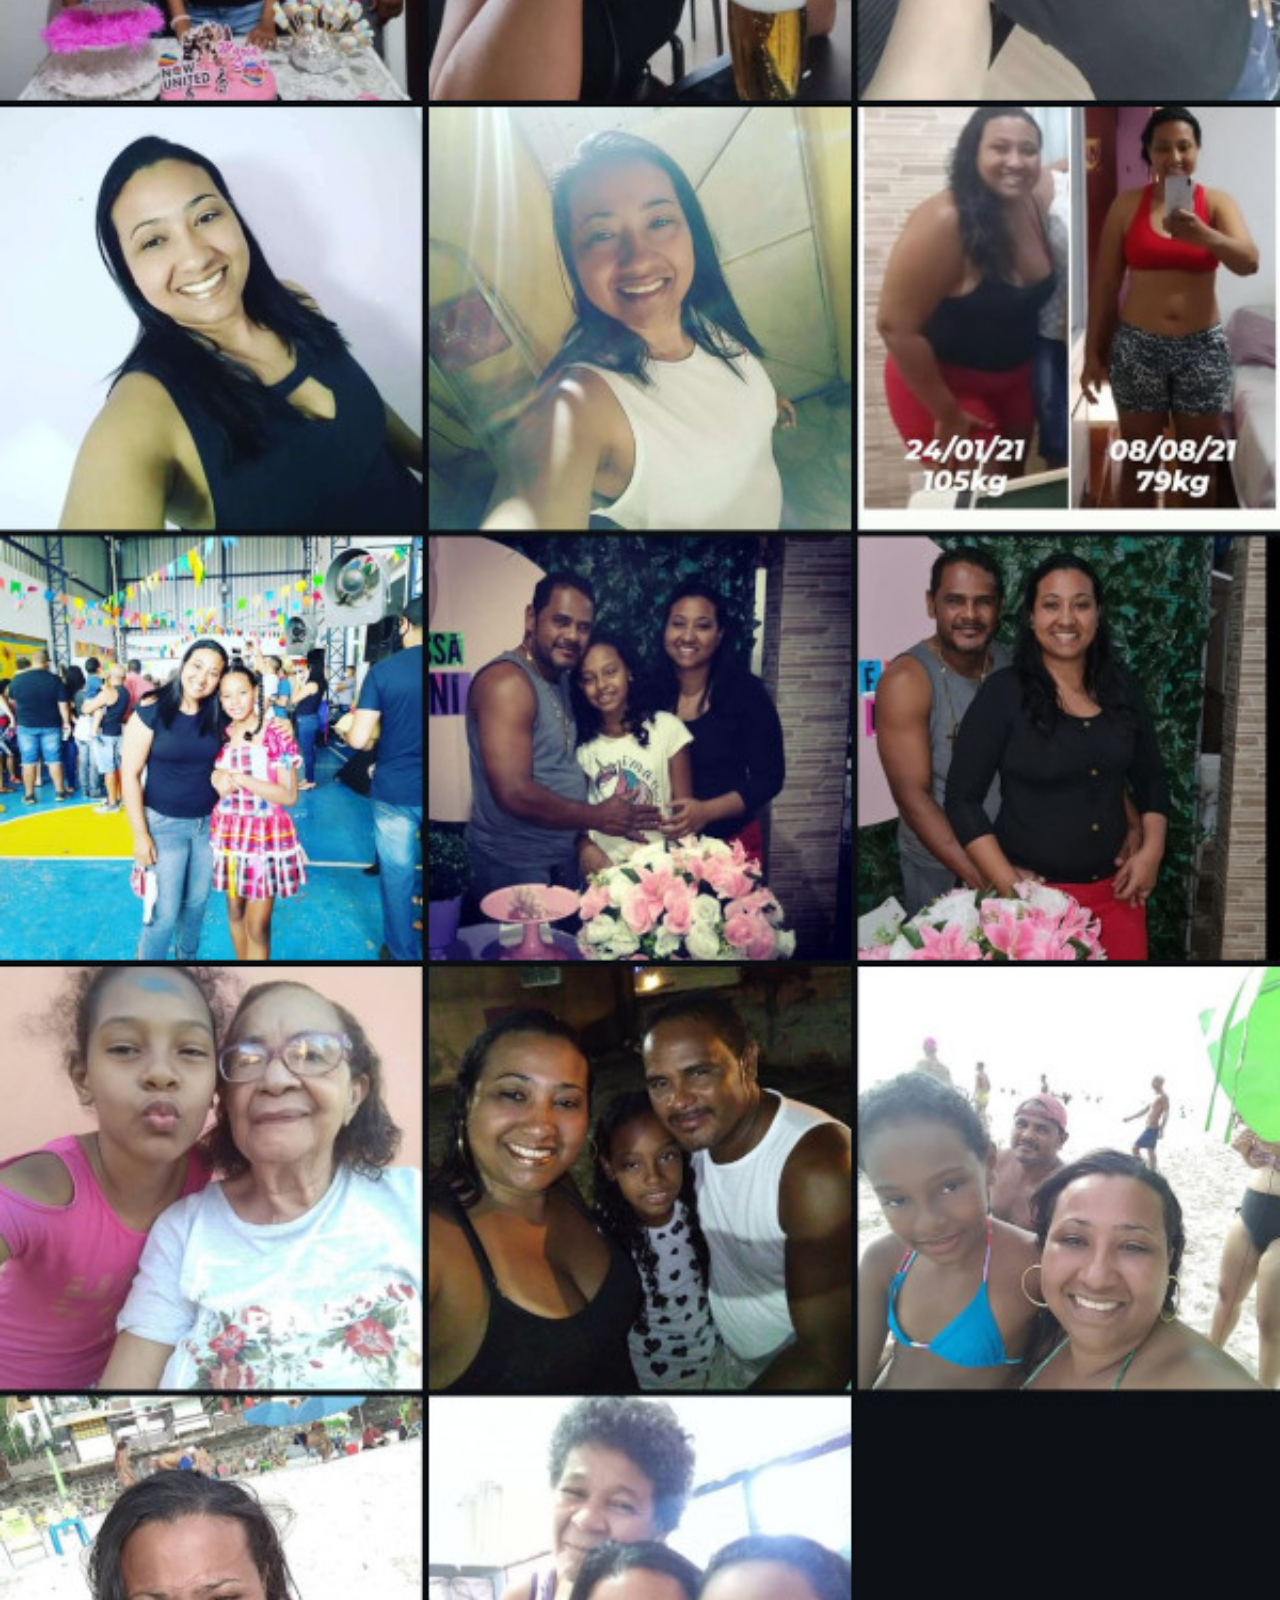
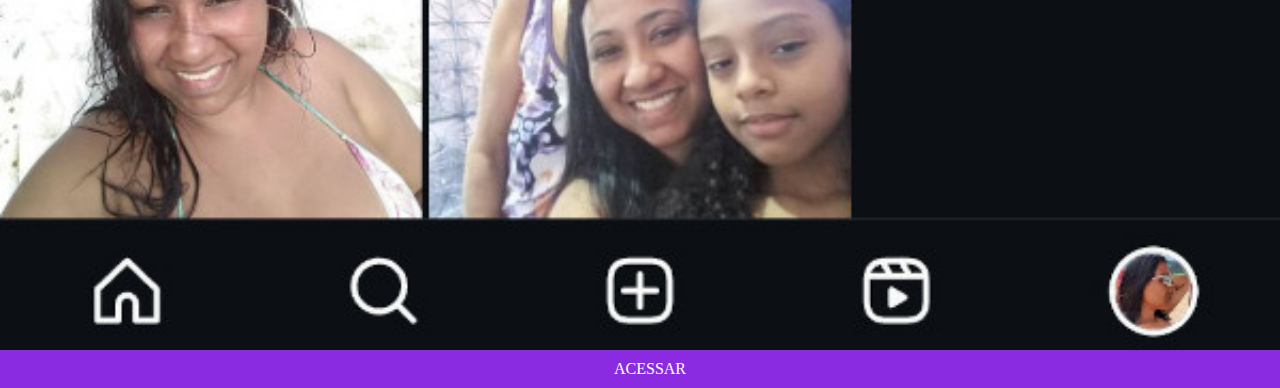
<file: instagram.html>
<!DOCTYPE html>
<html lang="pt-br">
<head>
    <meta charset="UTF-8">
    <meta name="viewport" content="width=device-width, initial-scale=1.0">
    <title>Tela do Facebook</title>
    <link rel="stylesheet" href="./estilos/sociais.css">
</head>
<body>
    <img src="imagens/tela-instagram.jpg.jpg" alt="tela do facebook"><a href="https://www.instagram.com/mariliabritoevangelista/" target="_blank">ACESSAR</a>
</body>
</html>
</file>
<file: estilos/style.css>
@charset "UTF-8";


*{
    margin: 0px;
    padding: 0px;
}

html, body{
    width: 100vw;
    height: 100vh;
    font-family: Arial, Helvetica, sans-serif;
    background-color: black;
}

main{    
    width: 100vw;
    height: 100vh;
    background-color: darkgreen;
}

section#telefone{
    position: relative;
    top: 50%;
    left: 50%;

    transform: translate(-50%, -50%);

    width: 311px;
    height: 627px;    
    background: url("../imagens/frame-iphone.png")no-repeat top center;
}
</file>
<file: estilos/sociais.css>
@charset "UTF-8";


*{
    margin: 0px;
    padding: 0px;
}

::-webkit-scrollbar{
    width: 0px;
    height: 0px;
}

img{
    width: 100vw;
}

a{
    display: block;
    text-decoration: none;
    width: 100vw;
    background-color: blueviolet;
    text-align: center;
    color: white;
    padding: 10px;
    margin-top: -4px;
}

a:hover{
    background-color: rgb(181, 17, 252);
    transform: translate(-2px, -2px );
    transition: transform 1s ease;
}
</file>
